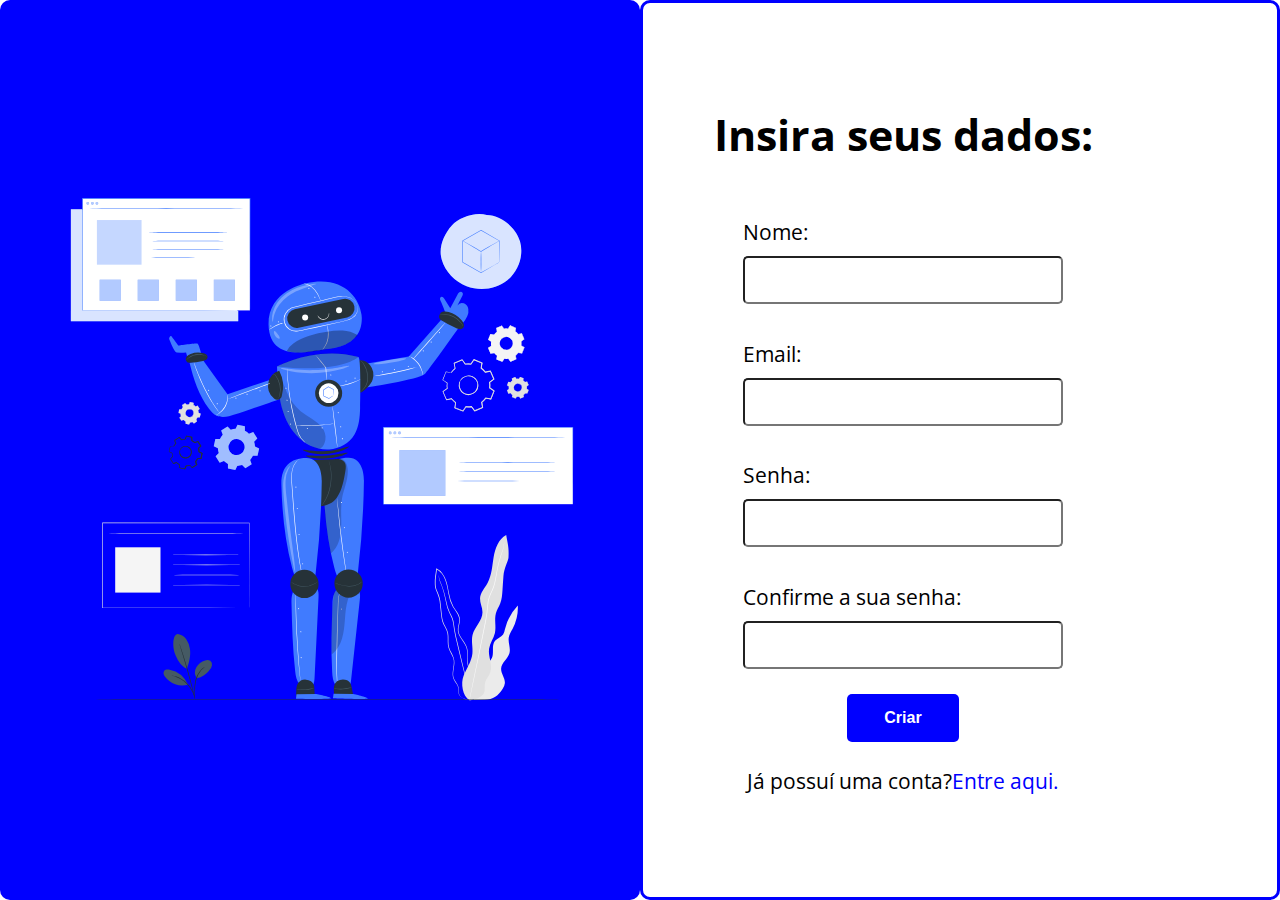
<file: login.html>
<!DOCTYPE html>
<html lang="pt-br">

<head>
    <meta charset="UTF-8">
    <meta name="viewport" content="width=device-width, initial-scale=1.0">
    <title>Login page</title>
    <link rel="stylesheet" href="login.css">
    <script src="login.js" defer></script>
</head>

<body>
    <div id="alert"><button id="alert-b" onclick="sair()"><img src="x icon.png" alt=""></button>Senha incorreta!</div>
    <section id="img">
        <img src="Artificial intelligence-pana.svg" alt="IMAGEM QUE EU AINDA NÃO ESCOLHI">
    </section>
    <section id="dados">
        <div id="conteiner-d2">
            <h1>Insira seus dados:</h1>
            <div class="dados-c2">
                <label for="nome">Nome:</label>
                <input type="text" name="email" class="ask2">
            </div>
            <div class="dados-c2">
                <label for="email">Email:</label>
                <input type="email" name="email" class="ask2">
            </div>
            <div class="dados-c2">
                <label for="senha">Senha:</label>
                <input type="password" name="email" class="ask2" id="put">
            </div>
            <div class="dados-c2">
                <label for="senha-2">Confirme a sua senha:</label>
                <input type="password" name="senha-2" class="ask2" id="confirm">
            </div>
           
                <button onclick="login()">Criar</button>
                <p>Já possuí uma conta?<a href="index.html">Entre aqui.</a></p>
            
        </section>
</body>

</html>
</file>
<file: login.css>
@import url('https://fonts.googleapis.com/css2?family=Open+Sans&display=swap');
*{
    margin: 0;
    padding: 0;
    box-sizing: border-box;
}

body{
    height: 100vh;
    width: 100vw;
    display: flex;
    font-family: 'Open Sans', sans-serif;
    font-size: 16pt;
}
#alert{
    width: 65%;
    height: 5rem;
    display: flex;
    flex-direction: column;
    justify-content: center;
    align-items: center;
    background-color: red;
    position: absolute;
    left: 15%;
    top:-12%;
    padding: 10px;
    color: #fff;
    font-size: 16pt;
    font-weight: bold;
    border-radius: 10px;
    transition: all 0.5s;
}

#alert-b{
    width: 1rem;
    height: 1rem;
    position:absolute;
    left:61rem;
    bottom: 3.5rem;
    background-color: red;
}

#img{
    height: 100%;
    width: 50%;
    display: flex;
    justify-content: center;
    align-items: center;
    background-color: blue;
    border-radius: 10px;
}

#dados{
    height: 100%;
    width: 50%;
    display: flex;
    flex-direction: column;
    justify-content: center;
    align-items: flex-start;
    border:solid 3px blue;
    border-radius: 10px;
 }

 #conteiner-d2 {
    height: 80%;
    width: 30rem;
    display: flex;
    flex-direction: column;
    justify-content: space-around;
    align-items: center;
    margin: 0 20px;
}

.dados-c2 {
    display: flex;
    flex-direction: column;
    align-items: flex-start;
}

h1 {
    margin-bottom: 20px;
}

.ask2 {
    width: 20rem;
    height: 3rem;
    padding: 10px;
    border-radius: 5px;
    font-size: 12pt;
    background-color: #fff;

}

label {
    margin: 10px 0;
}

a {
    color: blue;
    text-decoration: none;
}

button {
    height: 3rem;
    width: 7rem;
    border: none;
    border-radius: 5px;
    background-color: blue;
    color:#fff;
    font-weight: bold;
    font-size: 12pt;
}

img {
    width: 90%;
    height: 90%;
}

button:hover{
    background-color: rgb(1, 1, 225);
    cursor: pointer;
}
</file>
